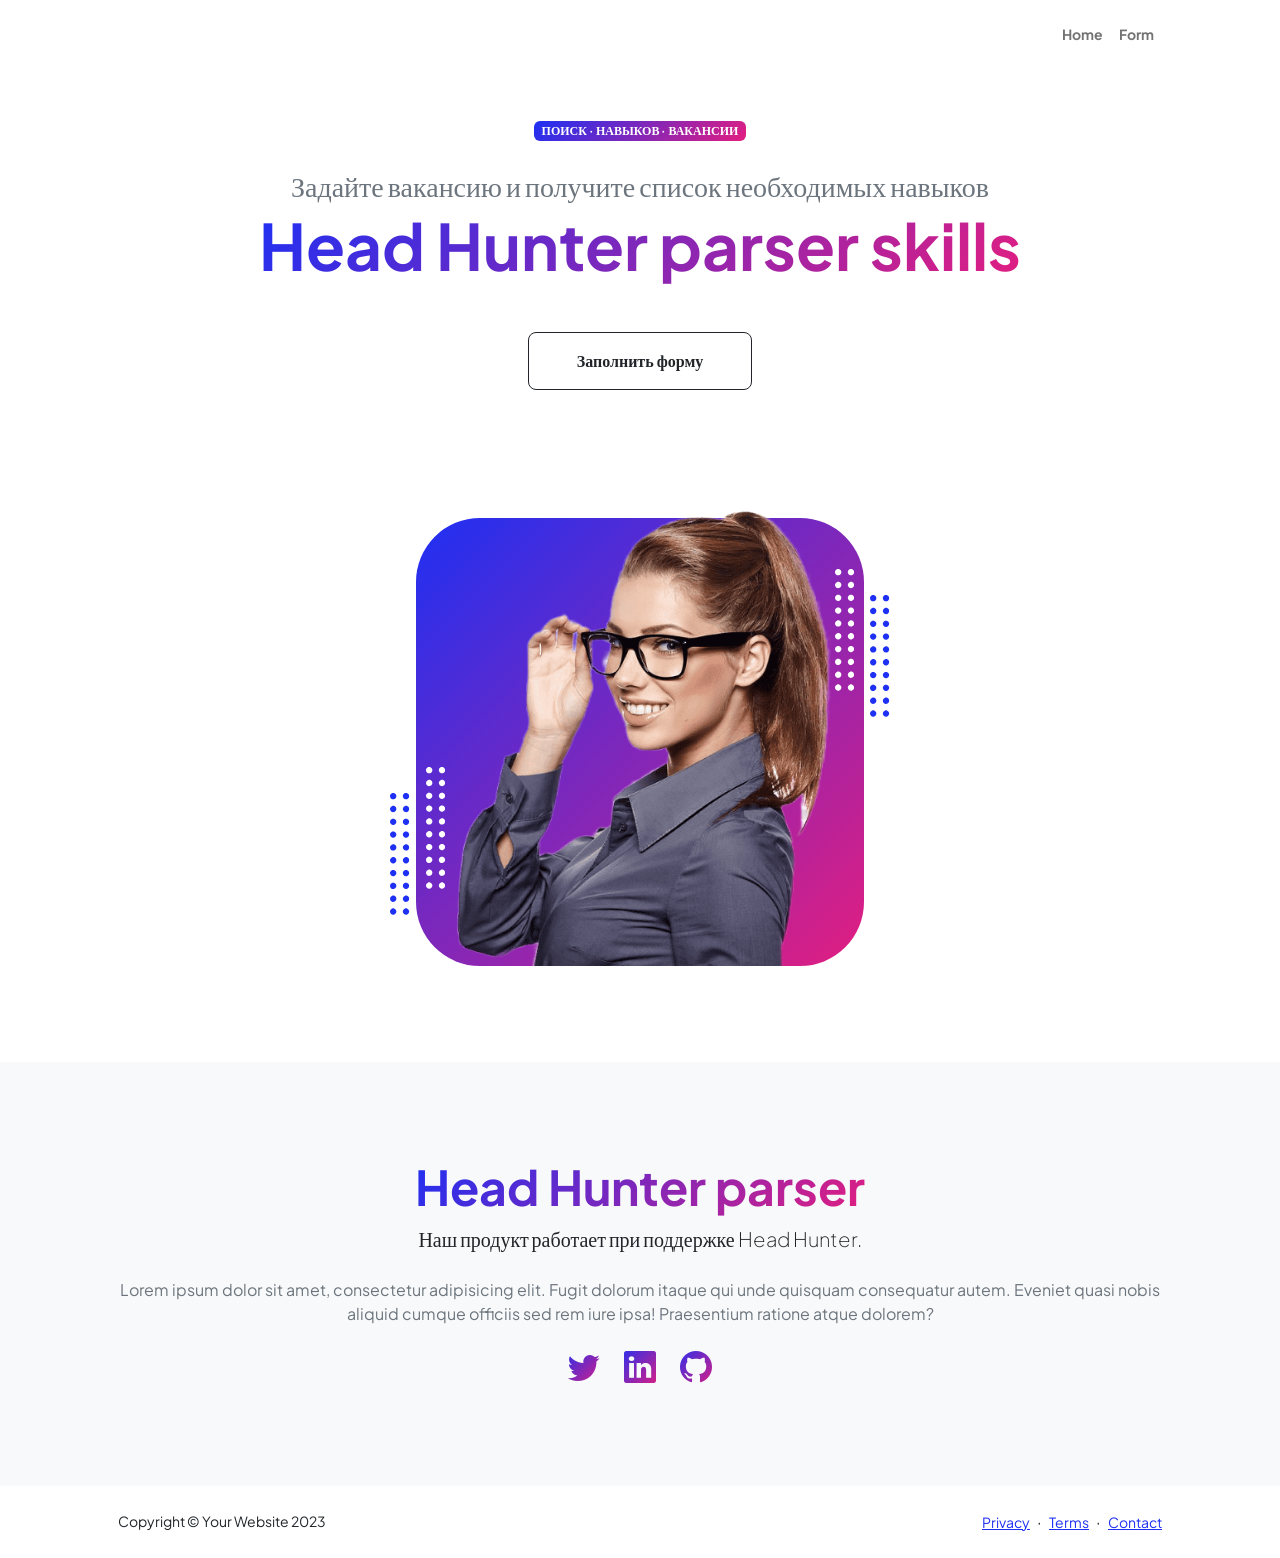
<file: templates_bootstrap/index.html>
<!DOCTYPE html>
<html lang="en">
    <head>
        <meta charset="utf-8" />
        <meta name="viewport" content="width=device-width, initial-scale=1, shrink-to-fit=no" />
        <meta name="description" content="" />
        <meta name="author" content="" />
        <title>Head Hunter skills</title>
        <!-- Favicon-->
        <link rel="icon" type="image/x-icon" href="assets/favicon.ico" />
        <!-- Custom Google font-->
        <link rel="preconnect" href="https://fonts.googleapis.com" />
        <link rel="preconnect" href="https://fonts.gstatic.com" crossorigin />
        <link href="https://fonts.googleapis.com/css2?family=Plus+Jakarta+Sans:wght@100;200;300;400;500;600;700;800;900&amp;display=swap" rel="stylesheet" />
        <!-- Bootstrap icons-->
        <link href="https://cdn.jsdelivr.net/npm/bootstrap-icons@1.8.1/font/bootstrap-icons.css" rel="stylesheet" />
        <!-- Core theme CSS (includes Bootstrap)-->
        <link href="css/styles.css" rel="stylesheet" />
    </head>
    <body class="d-flex flex-column h-100">
        <main class="flex-shrink-0">
            <!-- Navigation-->
            <nav class="navbar navbar-expand-lg navbar-light bg-white py-3">
                <div class="container px-5">
                    <!-- <a class="navbar-brand" href="index.html"><span class="fw-bolder text-primary">Start Bootstrap</span></a> -->
                    <button class="navbar-toggler" type="button" data-bs-toggle="collapse" data-bs-target="#navbarSupportedContent" aria-controls="navbarSupportedContent" aria-expanded="false" aria-label="Toggle navigation"><span class="navbar-toggler-icon"></span></button>
                    <div class="collapse navbar-collapse" id="navbarSupportedContent">
                        <ul class="navbar-nav ms-auto mb-2 mb-lg-0 small fw-bolder">
                            <li class="nav-item"><a class="nav-link" href="index.html">Home</a></li>
                            <li class="nav-item"><a class="nav-link" href="form.html">Form</a></li>
                            <!-- <li class="nav-item"><a class="nav-link" href="results.html">Result</a></li> -->
                        </ul>
                    </div>
                </div>
            </nav>
            <!-- Header-->
            <header class="py-5">
                <div class="container px-5 pb-5">
                    <div class="row gx-5 align-items-center">
                        <div class="col-xxl-5">
                            <!-- Header text content-->
                            <div class="text-center text-xxl-start">
                                <div class="badge bg-gradient-primary-to-secondary text-white mb-4"><div class="text-uppercase">Поиск &middot; Навыков &middot; Вакансии</div></div>
                                <div class="fs-3 fw-light text-muted">Задайте вакансию и получите список необходимых навыков</div>
                                <h1 class="display-3 fw-bolder mb-5"><span class="text-gradient d-inline">Head Hunter parser skills</span></h1>
                                <div class="d-grid gap-3 d-sm-flex justify-content-sm-center justify-content-xxl-start mb-3">
                                    <!-- <a class="btn btn-primary btn-lg px-5 py-3 me-sm-3 fs-6 fw-bolder" href="resume.html">Resume</a> -->
                                    <a class="btn btn-outline-dark btn-lg px-5 py-3 fs-6 fw-bolder" href="form.html">Заполнить форму</a>
                                </div>
                            </div>
                        </div>
                        <div class="col-xxl-7">
                            <!-- Header profile picture-->
                            <div class="d-flex justify-content-center mt-5 mt-xxl-0">
                                <div class="profile bg-gradient-primary-to-secondary">
                                    <!-- TIP: For best results, use a photo with a transparent background like the demo example below-->
                                    <!-- Watch a tutorial on how to do this on YouTube (link)-->
                                    <img class="profile-img" src="assets/girls_in_classes2.png" alt="..." />
                                    <div class="dots-1">
                                        <!-- SVG Dots-->
                                        <svg version="1.1" xmlns="http://www.w3.org/2000/svg" xmlns:xlink="http://www.w3.org/1999/xlink" x="0px" y="0px" viewBox="0 0 191.6 1215.4" style="enable-background: new 0 0 191.6 1215.4" xml:space="preserve">
                                            <g transform="translate(0.000000,1280.000000) scale(0.100000,-0.100000)">
                                                <path d="M227.7,12788.6c-105-35-200-141-222-248c-43-206,163-412,369-369c155,32,275,190,260,339c-11,105-90,213-190,262        C383.7,12801.6,289.7,12808.6,227.7,12788.6z"></path>
                                                <path d="M1507.7,12788.6c-151-50-253-216-222-362c25-119,136-230,254-255c194-41,395,142,375,339c-11,105-90,213-190,262        C1663.7,12801.6,1569.7,12808.6,1507.7,12788.6z"></path>
                                                <path d="M227.7,11508.6c-105-35-200-141-222-248c-43-206,163-412,369-369c155,32,275,190,260,339c-11,105-90,213-190,262        C383.7,11521.6,289.7,11528.6,227.7,11508.6z"></path>
                                                <path d="M1507.7,11508.6c-151-50-253-216-222-362c25-119,136-230,254-255c194-41,395,142,375,339c-11,105-90,213-190,262        C1663.7,11521.6,1569.7,11528.6,1507.7,11508.6z"></path>
                                                <path d="M227.7,10228.6c-105-35-200-141-222-248c-43-206,163-412,369-369c155,32,275,190,260,339c-11,105-90,213-190,262        C383.7,10241.6,289.7,10248.6,227.7,10228.6z"></path>
                                                <path d="M1507.7,10228.6c-105-35-200-141-222-248c-43-206,163-412,369-369c155,32,275,190,260,339c-11,105-90,213-190,262        C1663.7,10241.6,1569.7,10248.6,1507.7,10228.6z"></path>
                                                <path d="M227.7,8948.6c-105-35-200-141-222-248c-43-206,163-412,369-369c155,32,275,190,260,339c-11,105-90,213-190,262        C383.7,8961.6,289.7,8968.6,227.7,8948.6z"></path>
                                                <path d="M1507.7,8948.6c-105-35-200-141-222-248c-43-206,163-412,369-369c155,32,275,190,260,339c-11,105-90,213-190,262        C1663.7,8961.6,1569.7,8968.6,1507.7,8948.6z"></path>
                                                <path d="M227.7,7668.6c-105-35-200-141-222-248c-43-206,163-412,369-369c155,32,275,190,260,339c-11,105-90,213-190,262        C383.7,7681.6,289.7,7688.6,227.7,7668.6z"></path>
                                                <path d="M1507.7,7668.6c-105-35-200-141-222-248c-43-206,163-412,369-369c155,32,275,190,260,339c-11,105-90,213-190,262        C1663.7,7681.6,1569.7,7688.6,1507.7,7668.6z"></path>
                                                <path d="M227.7,6388.6c-105-35-200-141-222-248c-43-206,163-412,369-369c155,32,275,190,260,339c-11,105-90,213-190,262        C383.7,6401.6,289.7,6408.6,227.7,6388.6z"></path>
                                                <path d="M1507.7,6388.6c-105-35-200-141-222-248c-43-206,163-412,369-369c155,32,275,190,260,339c-11,105-90,213-190,262        C1663.7,6401.6,1569.7,6408.6,1507.7,6388.6z"></path>
                                                <path d="M227.7,5108.6c-105-35-200-141-222-248c-43-206,163-412,369-369c155,32,275,190,260,339c-11,105-90,213-190,262        C383.7,5121.6,289.7,5128.6,227.7,5108.6z"></path>
                                                <path d="M1507.7,5108.6c-105-35-200-141-222-248c-43-206,163-412,369-369c155,32,275,190,260,339c-11,105-90,213-190,262        C1663.7,5121.6,1569.7,5128.6,1507.7,5108.6z"></path>
                                                <path d="M227.7,3828.6c-105-35-200-141-222-248c-43-206,163-412,369-369c155,32,275,190,260,339c-11,105-90,213-190,262        C383.7,3841.6,289.7,3848.6,227.7,3828.6z"></path>
                                                <path d="M1507.7,3828.6c-105-35-200-141-222-248c-43-206,163-412,369-369c155,32,275,190,260,339c-11,105-90,213-190,262        C1663.7,3841.6,1569.7,3848.6,1507.7,3828.6z"></path>
                                                <path d="M227.7,2548.6c-105-35-200-141-222-248c-43-206,163-412,369-369c155,32,275,190,260,339c-11,105-90,213-190,262        C383.7,2561.6,289.7,2568.6,227.7,2548.6z"></path>
                                                <path d="M1507.7,2548.6c-105-35-200-141-222-248c-43-206,163-412,369-369c155,32,275,190,260,339c-11,105-90,213-190,262        C1663.7,2561.6,1569.7,2568.6,1507.7,2548.6z"></path>
                                                <path d="M227.7,1268.6c-105-35-200-141-222-248c-43-206,163-412,369-369c155,32,275,190,260,339c-11,105-90,213-190,262        C383.7,1281.6,289.7,1288.6,227.7,1268.6z"></path>
                                                <path d="M1507.7,1268.6c-105-35-200-141-222-248c-43-206,163-412,369-369c155,32,275,190,260,339c-11,105-90,213-190,262        C1663.7,1281.6,1569.7,1288.6,1507.7,1268.6z"></path>
                                            </g>
                                        </svg>
                                        <!-- END of SVG dots-->
                                    </div>
                                    <div class="dots-2">
                                        <!-- SVG Dots-->
                                        <svg version="1.1" xmlns="http://www.w3.org/2000/svg" xmlns:xlink="http://www.w3.org/1999/xlink" x="0px" y="0px" viewBox="0 0 191.6 1215.4" style="enable-background: new 0 0 191.6 1215.4" xml:space="preserve">
                                            <g transform="translate(0.000000,1280.000000) scale(0.100000,-0.100000)">
                                                <path d="M227.7,12788.6c-105-35-200-141-222-248c-43-206,163-412,369-369c155,32,275,190,260,339c-11,105-90,213-190,262        C383.7,12801.6,289.7,12808.6,227.7,12788.6z"></path>
                                                <path d="M1507.7,12788.6c-151-50-253-216-222-362c25-119,136-230,254-255c194-41,395,142,375,339c-11,105-90,213-190,262        C1663.7,12801.6,1569.7,12808.6,1507.7,12788.6z"></path>
                                                <path d="M227.7,11508.6c-105-35-200-141-222-248c-43-206,163-412,369-369c155,32,275,190,260,339c-11,105-90,213-190,262        C383.7,11521.6,289.7,11528.6,227.7,11508.6z"></path>
                                                <path d="M1507.7,11508.6c-151-50-253-216-222-362c25-119,136-230,254-255c194-41,395,142,375,339c-11,105-90,213-190,262        C1663.7,11521.6,1569.7,11528.6,1507.7,11508.6z"></path>
                                                <path d="M227.7,10228.6c-105-35-200-141-222-248c-43-206,163-412,369-369c155,32,275,190,260,339c-11,105-90,213-190,262        C383.7,10241.6,289.7,10248.6,227.7,10228.6z"></path>
                                                <path d="M1507.7,10228.6c-105-35-200-141-222-248c-43-206,163-412,369-369c155,32,275,190,260,339c-11,105-90,213-190,262        C1663.7,10241.6,1569.7,10248.6,1507.7,10228.6z"></path>
                                                <path d="M227.7,8948.6c-105-35-200-141-222-248c-43-206,163-412,369-369c155,32,275,190,260,339c-11,105-90,213-190,262        C383.7,8961.6,289.7,8968.6,227.7,8948.6z"></path>
                                                <path d="M1507.7,8948.6c-105-35-200-141-222-248c-43-206,163-412,369-369c155,32,275,190,260,339c-11,105-90,213-190,262        C1663.7,8961.6,1569.7,8968.6,1507.7,8948.6z"></path>
                                                <path d="M227.7,7668.6c-105-35-200-141-222-248c-43-206,163-412,369-369c155,32,275,190,260,339c-11,105-90,213-190,262        C383.7,7681.6,289.7,7688.6,227.7,7668.6z"></path>
                                                <path d="M1507.7,7668.6c-105-35-200-141-222-248c-43-206,163-412,369-369c155,32,275,190,260,339c-11,105-90,213-190,262        C1663.7,7681.6,1569.7,7688.6,1507.7,7668.6z"></path>
                                                <path d="M227.7,6388.6c-105-35-200-141-222-248c-43-206,163-412,369-369c155,32,275,190,260,339c-11,105-90,213-190,262        C383.7,6401.6,289.7,6408.6,227.7,6388.6z"></path>
                                                <path d="M1507.7,6388.6c-105-35-200-141-222-248c-43-206,163-412,369-369c155,32,275,190,260,339c-11,105-90,213-190,262        C1663.7,6401.6,1569.7,6408.6,1507.7,6388.6z"></path>
                                                <path d="M227.7,5108.6c-105-35-200-141-222-248c-43-206,163-412,369-369c155,32,275,190,260,339c-11,105-90,213-190,262        C383.7,5121.6,289.7,5128.6,227.7,5108.6z"></path>
                                                <path d="M1507.7,5108.6c-105-35-200-141-222-248c-43-206,163-412,369-369c155,32,275,190,260,339c-11,105-90,213-190,262        C1663.7,5121.6,1569.7,5128.6,1507.7,5108.6z"></path>
                                                <path d="M227.7,3828.6c-105-35-200-141-222-248c-43-206,163-412,369-369c155,32,275,190,260,339c-11,105-90,213-190,262        C383.7,3841.6,289.7,3848.6,227.7,3828.6z"></path>
                                                <path d="M1507.7,3828.6c-105-35-200-141-222-248c-43-206,163-412,369-369c155,32,275,190,260,339c-11,105-90,213-190,262        C1663.7,3841.6,1569.7,3848.6,1507.7,3828.6z"></path>
                                                <path d="M227.7,2548.6c-105-35-200-141-222-248c-43-206,163-412,369-369c155,32,275,190,260,339c-11,105-90,213-190,262        C383.7,2561.6,289.7,2568.6,227.7,2548.6z"></path>
                                                <path d="M1507.7,2548.6c-105-35-200-141-222-248c-43-206,163-412,369-369c155,32,275,190,260,339c-11,105-90,213-190,262        C1663.7,2561.6,1569.7,2568.6,1507.7,2548.6z"></path>
                                                <path d="M227.7,1268.6c-105-35-200-141-222-248c-43-206,163-412,369-369c155,32,275,190,260,339c-11,105-90,213-190,262        C383.7,1281.6,289.7,1288.6,227.7,1268.6z"></path>
                                                <path d="M1507.7,1268.6c-105-35-200-141-222-248c-43-206,163-412,369-369c155,32,275,190,260,339c-11,105-90,213-190,262        C1663.7,1281.6,1569.7,1288.6,1507.7,1268.6z"></path>
                                            </g>
                                        </svg>
                                        <!-- END of SVG dots-->
                                    </div>
                                    <div class="dots-3">
                                        <!-- SVG Dots-->
                                        <svg version="1.1" xmlns="http://www.w3.org/2000/svg" xmlns:xlink="http://www.w3.org/1999/xlink" x="0px" y="0px" viewBox="0 0 191.6 1215.4" style="enable-background: new 0 0 191.6 1215.4" xml:space="preserve">
                                            <g transform="translate(0.000000,1280.000000) scale(0.100000,-0.100000)">
                                                <path d="M227.7,12788.6c-105-35-200-141-222-248c-43-206,163-412,369-369c155,32,275,190,260,339c-11,105-90,213-190,262        C383.7,12801.6,289.7,12808.6,227.7,12788.6z"></path>
                                                <path d="M1507.7,12788.6c-151-50-253-216-222-362c25-119,136-230,254-255c194-41,395,142,375,339c-11,105-90,213-190,262        C1663.7,12801.6,1569.7,12808.6,1507.7,12788.6z"></path>
                                                <path d="M227.7,11508.6c-105-35-200-141-222-248c-43-206,163-412,369-369c155,32,275,190,260,339c-11,105-90,213-190,262        C383.7,11521.6,289.7,11528.6,227.7,11508.6z"></path>
                                                <path d="M1507.7,11508.6c-151-50-253-216-222-362c25-119,136-230,254-255c194-41,395,142,375,339c-11,105-90,213-190,262        C1663.7,11521.6,1569.7,11528.6,1507.7,11508.6z"></path>
                                                <path d="M227.7,10228.6c-105-35-200-141-222-248c-43-206,163-412,369-369c155,32,275,190,260,339c-11,105-90,213-190,262        C383.7,10241.6,289.7,10248.6,227.7,10228.6z"></path>
                                                <path d="M1507.7,10228.6c-105-35-200-141-222-248c-43-206,163-412,369-369c155,32,275,190,260,339c-11,105-90,213-190,262        C1663.7,10241.6,1569.7,10248.6,1507.7,10228.6z"></path>
                                                <path d="M227.7,8948.6c-105-35-200-141-222-248c-43-206,163-412,369-369c155,32,275,190,260,339c-11,105-90,213-190,262        C383.7,8961.6,289.7,8968.6,227.7,8948.6z"></path>
                                                <path d="M1507.7,8948.6c-105-35-200-141-222-248c-43-206,163-412,369-369c155,32,275,190,260,339c-11,105-90,213-190,262        C1663.7,8961.6,1569.7,8968.6,1507.7,8948.6z"></path>
                                                <path d="M227.7,7668.6c-105-35-200-141-222-248c-43-206,163-412,369-369c155,32,275,190,260,339c-11,105-90,213-190,262        C383.7,7681.6,289.7,7688.6,227.7,7668.6z"></path>
                                                <path d="M1507.7,7668.6c-105-35-200-141-222-248c-43-206,163-412,369-369c155,32,275,190,260,339c-11,105-90,213-190,262        C1663.7,7681.6,1569.7,7688.6,1507.7,7668.6z"></path>
                                                <path d="M227.7,6388.6c-105-35-200-141-222-248c-43-206,163-412,369-369c155,32,275,190,260,339c-11,105-90,213-190,262        C383.7,6401.6,289.7,6408.6,227.7,6388.6z"></path>
                                                <path d="M1507.7,6388.6c-105-35-200-141-222-248c-43-206,163-412,369-369c155,32,275,190,260,339c-11,105-90,213-190,262        C1663.7,6401.6,1569.7,6408.6,1507.7,6388.6z"></path>
                                                <path d="M227.7,5108.6c-105-35-200-141-222-248c-43-206,163-412,369-369c155,32,275,190,260,339c-11,105-90,213-190,262        C383.7,5121.6,289.7,5128.6,227.7,5108.6z"></path>
                                                <path d="M1507.7,5108.6c-105-35-200-141-222-248c-43-206,163-412,369-369c155,32,275,190,260,339c-11,105-90,213-190,262        C1663.7,5121.6,1569.7,5128.6,1507.7,5108.6z"></path>
                                                <path d="M227.7,3828.6c-105-35-200-141-222-248c-43-206,163-412,369-369c155,32,275,190,260,339c-11,105-90,213-190,262        C383.7,3841.6,289.7,3848.6,227.7,3828.6z"></path>
                                                <path d="M1507.7,3828.6c-105-35-200-141-222-248c-43-206,163-412,369-369c155,32,275,190,260,339c-11,105-90,213-190,262        C1663.7,3841.6,1569.7,3848.6,1507.7,3828.6z"></path>
                                                <path d="M227.7,2548.6c-105-35-200-141-222-248c-43-206,163-412,369-369c155,32,275,190,260,339c-11,105-90,213-190,262        C383.7,2561.6,289.7,2568.6,227.7,2548.6z"></path>
                                                <path d="M1507.7,2548.6c-105-35-200-141-222-248c-43-206,163-412,369-369c155,32,275,190,260,339c-11,105-90,213-190,262        C1663.7,2561.6,1569.7,2568.6,1507.7,2548.6z"></path>
                                                <path d="M227.7,1268.6c-105-35-200-141-222-248c-43-206,163-412,369-369c155,32,275,190,260,339c-11,105-90,213-190,262        C383.7,1281.6,289.7,1288.6,227.7,1268.6z"></path>
                                                <path d="M1507.7,1268.6c-105-35-200-141-222-248c-43-206,163-412,369-369c155,32,275,190,260,339c-11,105-90,213-190,262        C1663.7,1281.6,1569.7,1288.6,1507.7,1268.6z"></path>
                                            </g>
                                        </svg>
                                        <!-- END of SVG dots-->
                                    </div>
                                    <div class="dots-4">
                                        <!-- SVG Dots-->
                                        <svg version="1.1" xmlns="http://www.w3.org/2000/svg" xmlns:xlink="http://www.w3.org/1999/xlink" x="0px" y="0px" viewBox="0 0 191.6 1215.4" style="enable-background: new 0 0 191.6 1215.4" xml:space="preserve">
                                            <g transform="translate(0.000000,1280.000000) scale(0.100000,-0.100000)">
                                                <path d="M227.7,12788.6c-105-35-200-141-222-248c-43-206,163-412,369-369c155,32,275,190,260,339c-11,105-90,213-190,262        C383.7,12801.6,289.7,12808.6,227.7,12788.6z"></path>
                                                <path d="M1507.7,12788.6c-151-50-253-216-222-362c25-119,136-230,254-255c194-41,395,142,375,339c-11,105-90,213-190,262        C1663.7,12801.6,1569.7,12808.6,1507.7,12788.6z"></path>
                                                <path d="M227.7,11508.6c-105-35-200-141-222-248c-43-206,163-412,369-369c155,32,275,190,260,339c-11,105-90,213-190,262        C383.7,11521.6,289.7,11528.6,227.7,11508.6z"></path>
                                                <path d="M1507.7,11508.6c-151-50-253-216-222-362c25-119,136-230,254-255c194-41,395,142,375,339c-11,105-90,213-190,262        C1663.7,11521.6,1569.7,11528.6,1507.7,11508.6z"></path>
                                                <path d="M227.7,10228.6c-105-35-200-141-222-248c-43-206,163-412,369-369c155,32,275,190,260,339c-11,105-90,213-190,262        C383.7,10241.6,289.7,10248.6,227.7,10228.6z"></path>
                                                <path d="M1507.7,10228.6c-105-35-200-141-222-248c-43-206,163-412,369-369c155,32,275,190,260,339c-11,105-90,213-190,262        C1663.7,10241.6,1569.7,10248.6,1507.7,10228.6z"></path>
                                                <path d="M227.7,8948.6c-105-35-200-141-222-248c-43-206,163-412,369-369c155,32,275,190,260,339c-11,105-90,213-190,262        C383.7,8961.6,289.7,8968.6,227.7,8948.6z"></path>
                                                <path d="M1507.7,8948.6c-105-35-200-141-222-248c-43-206,163-412,369-369c155,32,275,190,260,339c-11,105-90,213-190,262        C1663.7,8961.6,1569.7,8968.6,1507.7,8948.6z"></path>
                                                <path d="M227.7,7668.6c-105-35-200-141-222-248c-43-206,163-412,369-369c155,32,275,190,260,339c-11,105-90,213-190,262        C383.7,7681.6,289.7,7688.6,227.7,7668.6z"></path>
                                                <path d="M1507.7,7668.6c-105-35-200-141-222-248c-43-206,163-412,369-369c155,32,275,190,260,339c-11,105-90,213-190,262        C1663.7,7681.6,1569.7,7688.6,1507.7,7668.6z"></path>
                                                <path d="M227.7,6388.6c-105-35-200-141-222-248c-43-206,163-412,369-369c155,32,275,190,260,339c-11,105-90,213-190,262        C383.7,6401.6,289.7,6408.6,227.7,6388.6z"></path>
                                                <path d="M1507.7,6388.6c-105-35-200-141-222-248c-43-206,163-412,369-369c155,32,275,190,260,339c-11,105-90,213-190,262        C1663.7,6401.6,1569.7,6408.6,1507.7,6388.6z"></path>
                                                <path d="M227.7,5108.6c-105-35-200-141-222-248c-43-206,163-412,369-369c155,32,275,190,260,339c-11,105-90,213-190,262        C383.7,5121.6,289.7,5128.6,227.7,5108.6z"></path>
                                                <path d="M1507.7,5108.6c-105-35-200-141-222-248c-43-206,163-412,369-369c155,32,275,190,260,339c-11,105-90,213-190,262        C1663.7,5121.6,1569.7,5128.6,1507.7,5108.6z"></path>
                                                <path d="M227.7,3828.6c-105-35-200-141-222-248c-43-206,163-412,369-369c155,32,275,190,260,339c-11,105-90,213-190,262        C383.7,3841.6,289.7,3848.6,227.7,3828.6z"></path>
                                                <path d="M1507.7,3828.6c-105-35-200-141-222-248c-43-206,163-412,369-369c155,32,275,190,260,339c-11,105-90,213-190,262        C1663.7,3841.6,1569.7,3848.6,1507.7,3828.6z"></path>
                                                <path d="M227.7,2548.6c-105-35-200-141-222-248c-43-206,163-412,369-369c155,32,275,190,260,339c-11,105-90,213-190,262        C383.7,2561.6,289.7,2568.6,227.7,2548.6z"></path>
                                                <path d="M1507.7,2548.6c-105-35-200-141-222-248c-43-206,163-412,369-369c155,32,275,190,260,339c-11,105-90,213-190,262        C1663.7,2561.6,1569.7,2568.6,1507.7,2548.6z"></path>
                                                <path d="M227.7,1268.6c-105-35-200-141-222-248c-43-206,163-412,369-369c155,32,275,190,260,339c-11,105-90,213-190,262        C383.7,1281.6,289.7,1288.6,227.7,1268.6z"></path>
                                                <path d="M1507.7,1268.6c-105-35-200-141-222-248c-43-206,163-412,369-369c155,32,275,190,260,339c-11,105-90,213-190,262        C1663.7,1281.6,1569.7,1288.6,1507.7,1268.6z"></path>
                                            </g>
                                        </svg>
                                        <!-- END of SVG dots-->
                                    </div>
                                </div>
                            </div>
                        </div>
                    </div>
                </div>
            </header>
            <!-- About Section-->
            <section class="bg-light py-5">
                <div class="container px-5">
                    <div class="row gx-5 justify-content-center">
                        <div class="col-xxl-8">
                            <div class="text-center my-5">
                                <h2 class="display-5 fw-bolder"><span class="text-gradient d-inline">Head Hunter parser</span></h2>
                                <p class="lead fw-light mb-4">Наш продукт работает при поддержке Head Hunter.</p>
                                <p class="text-muted">Lorem ipsum dolor sit amet, consectetur adipisicing elit. Fugit dolorum itaque qui unde quisquam consequatur autem. Eveniet quasi nobis aliquid cumque officiis sed rem iure ipsa! Praesentium ratione atque dolorem?</p>
                                <div class="d-flex justify-content-center fs-2 gap-4">
                                    <a class="text-gradient" href="#!"><i class="bi bi-twitter"></i></a>
                                    <a class="text-gradient" href="#!"><i class="bi bi-linkedin"></i></a>
                                    <a class="text-gradient" href="#!"><i class="bi bi-github"></i></a>
                                </div>
                            </div>
                        </div>
                    </div>
                </div>
            </section>
        </main>
        <!-- Footer-->
        <footer class="bg-white py-4 mt-auto">
            <div class="container px-5">
                <div class="row align-items-center justify-content-between flex-column flex-sm-row">
                    <div class="col-auto"><div class="small m-0">Copyright &copy; Your Website 2023</div></div>
                    <div class="col-auto">
                        <a class="small" href="#!">Privacy</a>
                        <span class="mx-1">&middot;</span>
                        <a class="small" href="#!">Terms</a>
                        <span class="mx-1">&middot;</span>
                        <a class="small" href="#!">Contact</a>
                    </div>
                </div>
            </div>
        </footer>
        <!-- Bootstrap core JS-->
        <script src="https://cdn.jsdelivr.net/npm/bootstrap@5.2.3/dist/js/bootstrap.bundle.min.js"></script>
        <!-- Core theme JS-->
        <script src="js/scripts.js"></script>
    </body>
</html>
</file>
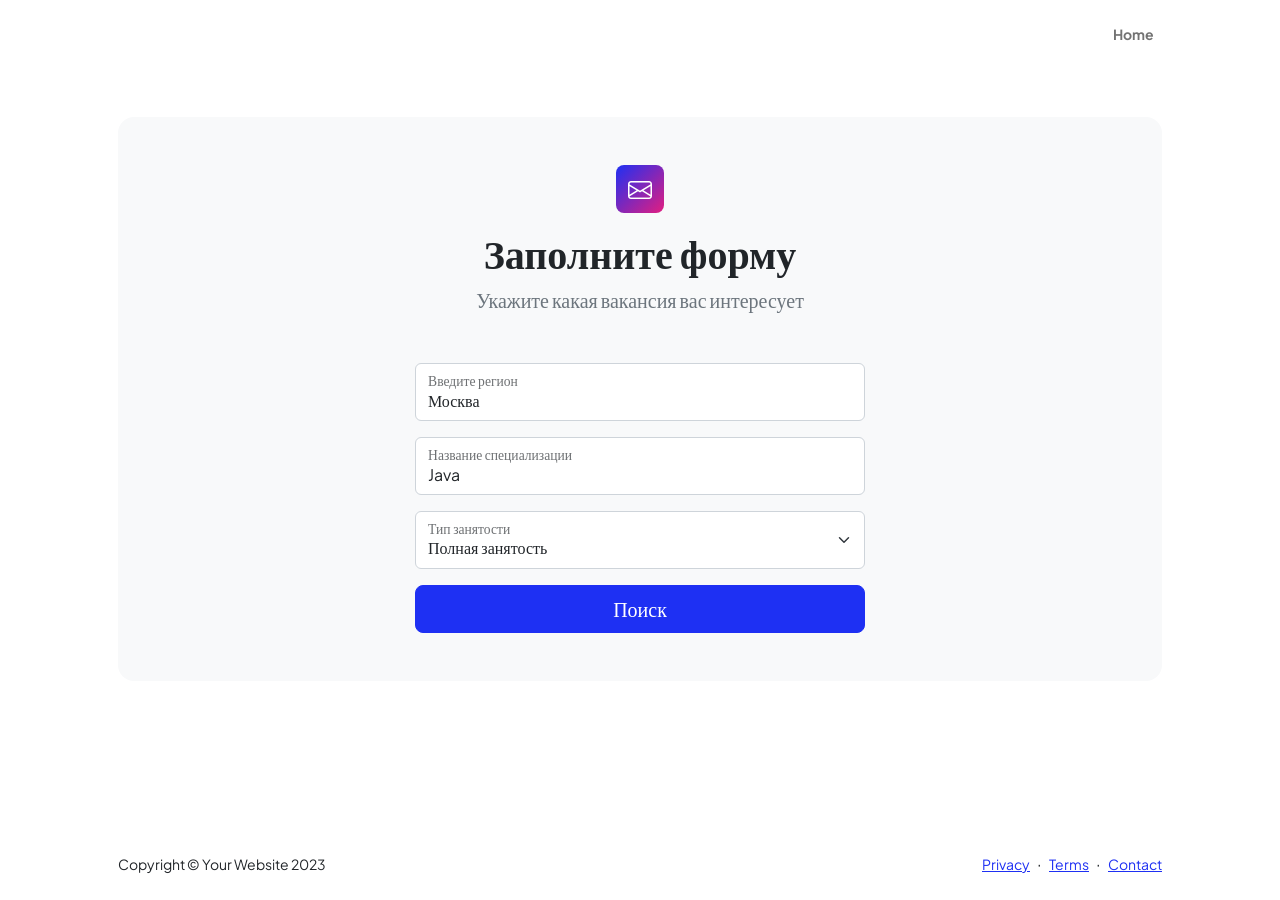
<file: templates_bootstrap/form.html>
<!DOCTYPE html>
<html lang="en">
    <head>
        <meta charset="utf-8" />
        <meta name="viewport" content="width=device-width, initial-scale=1, shrink-to-fit=no" />
        <meta name="description" content />
        <meta name="author" content />
        <title>Форма</title>
        <!-- Favicon-->
        <link rel="icon" type="image/x-icon" href="assets/favicon.ico" />
        <!-- Custom Google font-->
        <link rel="preconnect" href="https://fonts.googleapis.com" />
        <link rel="preconnect" href="https://fonts.gstatic.com" crossorigin />
        <link href="https://fonts.googleapis.com/css2?family=Plus+Jakarta+Sans:wght@100;200;300;400;500;600;700;800;900&amp;display=swap" rel="stylesheet" />
        <!-- Bootstrap icons-->
        <link href="https://cdn.jsdelivr.net/npm/bootstrap-icons@1.8.1/font/bootstrap-icons.css" rel="stylesheet" />
        <!-- Core theme CSS (includes Bootstrap)-->
        <link href="css/styles.css" rel="stylesheet" />
    </head>
    <body class="d-flex flex-column">
        <main class="flex-shrink-0">
            <!-- Navigation-->
            <nav class="navbar navbar-expand-lg navbar-light bg-white py-3">
                <div class="container px-5">
                    <!-- <a class="navbar-brand" href="index.html"><span class="fw-bolder text-primary">Start Bootstrap</span></a> -->
                    <button class="navbar-toggler" type="button" data-bs-toggle="collapse" data-bs-target="#navbarSupportedContent" aria-controls="navbarSupportedContent" aria-expanded="false" aria-label="Toggle navigation"><span class="navbar-toggler-icon"></span></button>
                    <div class="collapse navbar-collapse" id="navbarSupportedContent">
                        <ul class="navbar-nav ms-auto mb-2 mb-lg-0 small fw-bolder">
                            <li class="nav-item"><a class="nav-link" href="index.html">Home</a></li>
                            <!-- <li class="nav-item"><a class="nav-link" href="form.html">Form</a></li> -->
                            <!-- <li class="nav-item"><a class="nav-link" href="projects.html">Result</a></li>    -->
                        </ul>
                    </div>
                </div>
            </nav>
            <!-- Page content-->
            <section class="py-5">
                <div class="container px-5">
                    <!-- Contact form-->
                    <div class="bg-light rounded-4 py-5 px-4 px-md-5">
                        <div class="text-center mb-5">
                            <div class="feature bg-primary bg-gradient-primary-to-secondary text-white rounded-3 mb-3"><i class="bi bi-envelope"></i></div>
                            <h1 class="fw-bolder">Заполните форму</h1>
                            <p class="lead fw-normal text-muted mb-0">Укажите какая вакансия вас интересует</p>
                        </div>
                        <div class="row gx-5 justify-content-center">
                            <div class="col-lg-8 col-xl-6">
                                <!-- * * * * * * * * * * * * * * *-->
                                <!-- * * SB Forms Contact Form * *-->
                                <!-- * * * * * * * * * * * * * * *-->
                                <!-- This form is pre-integrated with SB Forms.-->
                                <!-- To make this form functional, sign up at-->
                                <!-- https://startbootstrap.com/solution/contact-forms-->
                                <!-- to get an API token!-->
                                <form id="searchForm" action="results.html" method="GET">
                                    <!-- Регион input -->
                                    <div class="form-floating mb-3">
                                        <input class="form-control" id="region" value="Москва" name="region" type="text" placeholder="Введите регион" required />
                                        <label for="region">Введите регион</label>
                                    </div>
                                    
                                    <!-- Специализация input -->
                                    <div class="form-floating mb-3">
                                        <input class="form-control" id="specialization" value="Java" name="specialization" type="text" placeholder="Название специализации" required />
                                        <label for="specialization">Название специализации</label>
                                    </div>
                                    
                                    <!-- Тип занятости select -->
                                    <div class="form-floating mb-3">
                                        <select class="form-select" id="employmentType" name="employmentType" required>
                                            <!-- <option value="" disabled selected>Выберите тип занятости</option> -->
                                            <option value="fullday">Полная занятость</option>
                                            <option value="shift">Сменная работа</option>
                                            <option value="remote">Удаленная работа</option>
                                            <option value="flexible">Гибкий график</option>
                                        </select>
                                        <label for="employmentType">Тип занятости</label>
                                    </div>
                                    
                                    <!-- Submit Button -->
                                    <div class="d-grid">
                                        <button class="btn btn-primary btn-lg" type="submit">Поиск</button>
                                    </div>
                                </form>
                            </div>
                        </div>
                    </div>
                </div>
            </section>
        </main>
        <!-- Footer-->
        <footer class="bg-white py-4 mt-auto">
            <div class="container px-5">
                <div class="row align-items-center justify-content-between flex-column flex-sm-row">
                    <div class="col-auto"><div class="small m-0">Copyright &copy; Your Website 2023</div></div>
                    <div class="col-auto">
                        <a class="small" href="#!">Privacy</a>
                        <span class="mx-1">&middot;</span>
                        <a class="small" href="#!">Terms</a>
                        <span class="mx-1">&middot;</span>
                        <a class="small" href="#!">Contact</a>
                    </div>
                </div>
            </div>
        </footer>
        <!-- Bootstrap core JS-->
        <script src="https://cdn.jsdelivr.net/npm/bootstrap@5.2.3/dist/js/bootstrap.bundle.min.js"></script>
        <!-- Core theme JS-->
        <script src="js/scripts.js"></script>
        <!-- * * * * * * * * * * * * * * * * * * * * * * * * * * * * * * * * * * * * * * * *-->
        <!-- * *                               SB Forms JS                               * *-->
        <!-- * * Activate your form at https://startbootstrap.com/solution/contact-forms * *-->
        <!-- * * * * * * * * * * * * * * * * * * * * * * * * * * * * * * * * * * * * * * * *-->
        <script src="https://cdn.startbootstrap.com/sb-forms-latest.js"></script>
    </body>
</html>
</file>
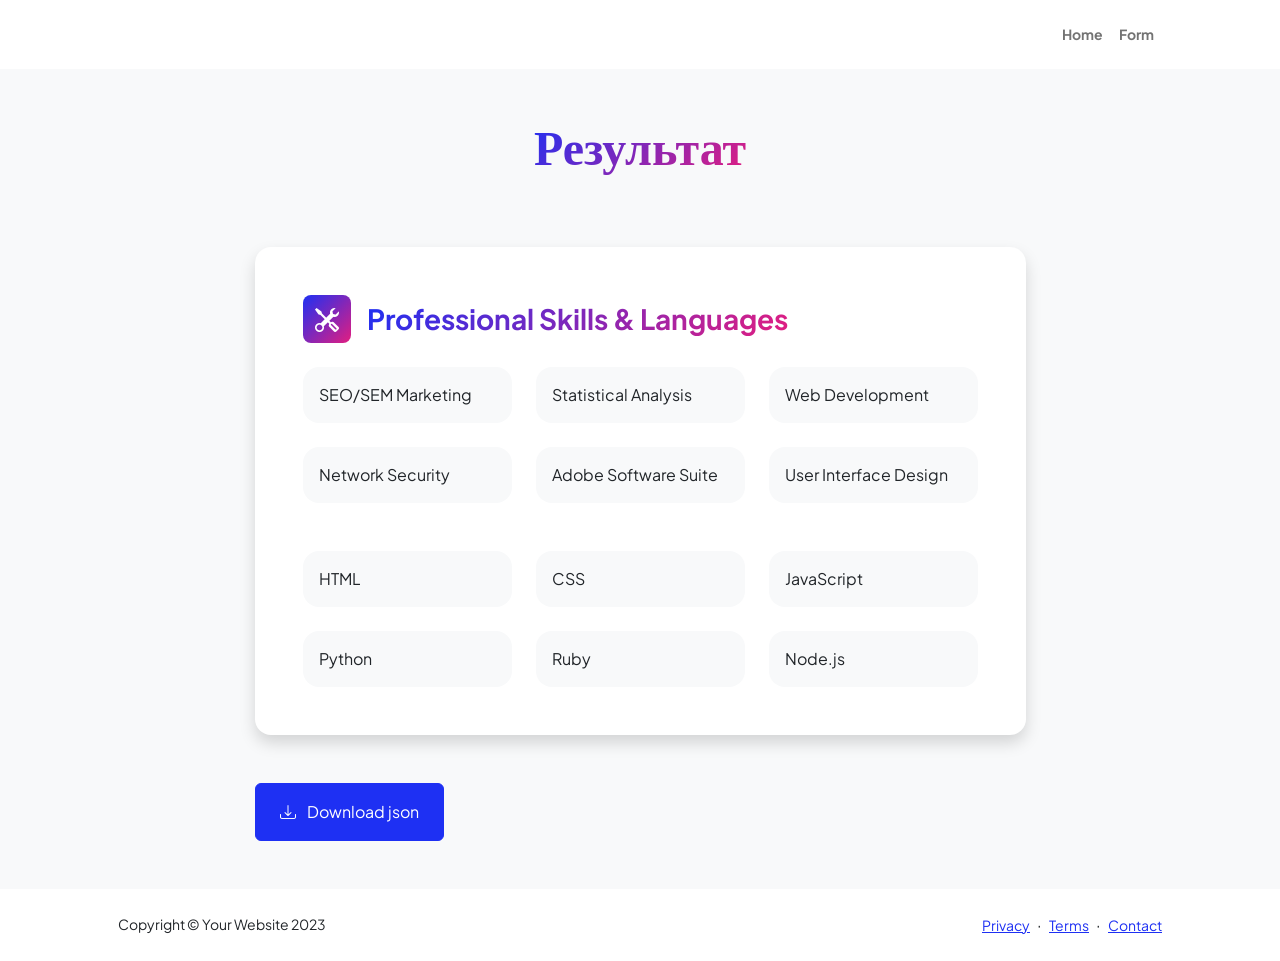
<file: templates_bootstrap/results.html>
<!DOCTYPE html>
<html lang="en">
    <head>
        <meta charset="utf-8" />
        <meta name="viewport" content="width=device-width, initial-scale=1, shrink-to-fit=no" />
        <meta name="description" content="" />
        <meta name="author" content="" />
        <title>Результаты</title>
        <!-- Favicon-->
        <link rel="icon" type="image/x-icon" href="assets/favicon.ico" />
        <!-- Custom Google font-->
        <link rel="preconnect" href="https://fonts.googleapis.com" />
        <link rel="preconnect" href="https://fonts.gstatic.com" crossorigin />
        <link href="https://fonts.googleapis.com/css2?family=Plus+Jakarta+Sans:wght@100;200;300;400;500;600;700;800;900&amp;display=swap" rel="stylesheet" />
        <!-- Bootstrap icons-->
        <link href="https://cdn.jsdelivr.net/npm/bootstrap-icons@1.8.1/font/bootstrap-icons.css" rel="stylesheet" />
        <!-- Core theme CSS (includes Bootstrap)-->
        <link href="css/styles.css" rel="stylesheet" />
    </head>
    <body class="d-flex flex-column h-100 bg-light">
        <main class="flex-shrink-0">
            <!-- Navigation-->
            <nav class="navbar navbar-expand-lg navbar-light bg-white py-3">
                <div class="container px-5">
                    <!-- <a class="navbar-brand" href="index.html"><span class="fw-bolder text-primary">Start Bootstrap</span></a> -->
                    <button class="navbar-toggler" type="button" data-bs-toggle="collapse" data-bs-target="#navbarSupportedContent" aria-controls="navbarSupportedContent" aria-expanded="false" aria-label="Toggle navigation"><span class="navbar-toggler-icon"></span></button>
                    <div class="collapse navbar-collapse" id="navbarSupportedContent">
                        <ul class="navbar-nav ms-auto mb-2 mb-lg-0 small fw-bolder">
                            <li class="nav-item"><a class="nav-link" href="index.html">Home</a></li>
                            <li class="nav-item"><a class="nav-link" href="form.html">Form</a></li>
                            <!-- <li class="nav-item"><a class="nav-link" href="results.html">Result</a></li> -->
                        </ul>
                    </div>
                </div>
            </nav>
            <!-- Page Content-->
            <div class="container px-5 my-5">
                <div class="text-center mb-5">
                    <h1 class="display-5 fw-bolder mb-0"><span class="text-gradient d-inline">Результат</span></h1>
                </div>
                <div class="row gx-5 justify-content-center">
                    <div class="col-lg-11 col-xl-9 col-xxl-8">
                        <!-- Experience Section-->
                        <section>
                            <div class="d-flex align-items-center justify-content-between mb-4">
                                <!-- <h2 class="text-primary fw-bolder mb-0">Experience</h2> -->
                                <!-- Download resume button-->
                                <!-- Note: Set the link href target to a PDF file within your project-->
                                <!-- <a class="btn btn-primary px-4 py-3" href="#!">
                                    <div class="d-inline-block bi bi-download me-2"></div>
                                    Download json
                                </a> -->
                            </div>
                            <!-- Experience Card 1-->
                            <!-- <div class="card shadow border-0 rounded-4 mb-5">
                                <div class="card-body p-5">
                                    <div class="row align-items-center gx-5">
                                        <div class="col text-center text-lg-start mb-4 mb-lg-0">
                                            <div class="bg-light p-4 rounded-4">
                                                <div class="text-primary fw-bolder mb-2">2019 - Present</div>
                                                <div class="small fw-bolder">Web Developer</div>
                                                <div class="small text-muted">Stark Industries</div>
                                                <div class="small text-muted">Los Angeles, CA</div>
                                            </div>
                                        </div>
                                        <div class="col-lg-8"><div>Lorem ipsum dolor sit amet consectetur adipisicing elit. Delectus laudantium, voluptatem quis repellendus eaque sit animi illo ipsam amet officiis corporis sed aliquam non voluptate corrupti excepturi maxime porro fuga.</div></div>
                                    </div>
                                </div>
                            </div> -->
                            <!-- Experience Card 2-->
                            <!-- <div class="card shadow border-0 rounded-4 mb-5">
                                <div class="card-body p-5">
                                    <div class="row align-items-center gx-5">
                                        <div class="col text-center text-lg-start mb-4 mb-lg-0">
                                            <div class="bg-light p-4 rounded-4">
                                                <div class="text-primary fw-bolder mb-2">2017 - 2019</div>
                                                <div class="small fw-bolder">SEM Specialist</div>
                                                <div class="small text-muted">Wayne Enterprises</div>
                                                <div class="small text-muted">Gotham City, NY</div>
                                            </div>
                                        </div>
                                        <div class="col-lg-8"><div>Lorem ipsum dolor sit amet consectetur adipisicing elit. Delectus laudantium, voluptatem quis repellendus eaque sit animi illo ipsam amet officiis corporis sed aliquam non voluptate corrupti excepturi maxime porro fuga.</div></div>
                                    </div>
                                </div>
                            </div> -->
                        </section>
                        <!-- Education Section-->
                        <section>
                            <!-- <h2 class="text-secondary fw-bolder mb-4">Education</h2> -->
                            <!-- Education Card 1-->
                            <!-- <div class="card shadow border-0 rounded-4 mb-5">
                                <div class="card-body p-5">
                                    <div class="row align-items-center gx-5">
                                        <div class="col text-center text-lg-start mb-4 mb-lg-0">
                                            <div class="bg-light p-4 rounded-4">
                                                <div class="text-secondary fw-bolder mb-2">2015 - 2017</div>
                                                <div class="mb-2">
                                                    <div class="small fw-bolder">Barnett College</div>
                                                    <div class="small text-muted">Fairfield, NY</div>
                                                </div>
                                                <div class="fst-italic">
                                                    <div class="small text-muted">Master's</div>
                                                    <div class="small text-muted">Web Development</div>
                                                </div>
                                            </div>
                                        </div>
                                        <div class="col-lg-8"><div>Lorem ipsum dolor sit amet consectetur adipisicing elit. Delectus laudantium, voluptatem quis repellendus eaque sit animi illo ipsam amet officiis corporis sed aliquam non voluptate corrupti excepturi maxime porro fuga.</div></div>
                                    </div>
                                </div>
                            </div> -->
                            <!-- Education Card 2-->
                            <!-- <div class="card shadow border-0 rounded-4 mb-5">
                                <div class="card-body p-5">
                                    <div class="row align-items-center gx-5">
                                        <div class="col text-center text-lg-start mb-4 mb-lg-0">
                                            <div class="bg-light p-4 rounded-4">
                                                <div class="text-secondary fw-bolder mb-2">2011 - 2015</div>
                                                <div class="mb-2">
                                                    <div class="small fw-bolder">ULA</div>
                                                    <div class="small text-muted">Los Angeles, CA</div>
                                                </div>
                                                <div class="fst-italic">
                                                    <div class="small text-muted">Undergraduate</div>
                                                    <div class="small text-muted">Computer Science</div>
                                                </div>
                                            </div>
                                        </div>
                                        <div class="col-lg-8"><div>Lorem ipsum dolor sit amet consectetur adipisicing elit. Delectus laudantium, voluptatem quis repellendus eaque sit animi illo ipsam amet officiis corporis sed aliquam non voluptate corrupti excepturi maxime porro fuga.</div></div>
                                    </div>
                                </div>
                            </div> -->
                        </section>
                        <!-- Divider-->
                        <!-- <div class="pb-5"></div> -->
                        <!-- Skills Section-->
                        <section>
                            <!-- Skillset Card-->
                            <div class="card shadow border-0 rounded-4 mb-5">
                                <div class="card-body p-5">
                                    <!-- Professional skills list-->
                                    <div class="mb-5">
                                        <div class="d-flex align-items-center mb-4">
                                            <div class="feature bg-primary bg-gradient-primary-to-secondary text-white rounded-3 me-3"><i class="bi bi-tools"></i></div>
                                            <h3 class="fw-bolder mb-0"><span class="text-gradient d-inline">Professional Skills & Languages</span></h3>
                                        </div>
                                        <div class="row row-cols-1 row-cols-md-3 mb-4">
                                            <div class="col mb-4 mb-md-0"><div class="d-flex align-items-center bg-light rounded-4 p-3 h-100">SEO/SEM Marketing</div></div>
                                            <div class="col mb-4 mb-md-0"><div class="d-flex align-items-center bg-light rounded-4 p-3 h-100">Statistical Analysis</div></div>
                                            <div class="col"><div class="d-flex align-items-center bg-light rounded-4 p-3 h-100">Web Development</div></div>
                                        </div>
                                        <div class="row row-cols-1 row-cols-md-3">
                                            <div class="col mb-4 mb-md-0"><div class="d-flex align-items-center bg-light rounded-4 p-3 h-100">Network Security</div></div>
                                            <div class="col mb-4 mb-md-0"><div class="d-flex align-items-center bg-light rounded-4 p-3 h-100">Adobe Software Suite</div></div>
                                            <div class="col"><div class="d-flex align-items-center bg-light rounded-4 p-3 h-100">User Interface Design</div></div>
                                        </div>
                                    </div>
                                    <!-- Languages list-->
                                    <div class="mb-0">
                                        <!-- <div class="d-flex align-items-center mb-4">
                                            <div class="feature bg-primary bg-gradient-primary-to-secondary text-white rounded-3 me-3"><i class="bi bi-code-slash"></i></div>
                                            <h3 class="fw-bolder mb-0"><span class="text-gradient d-inline">Languages</span></h3>
                                        </div> -->
                                        <div class="row row-cols-1 row-cols-md-3 mb-4">
                                            <div class="col mb-4 mb-md-0"><div class="d-flex align-items-center bg-light rounded-4 p-3 h-100">HTML</div></div>
                                            <div class="col mb-4 mb-md-0"><div class="d-flex align-items-center bg-light rounded-4 p-3 h-100">CSS</div></div>
                                            <div class="col"><div class="d-flex align-items-center bg-light rounded-4 p-3 h-100">JavaScript</div></div>
                                        </div>
                                        <div class="row row-cols-1 row-cols-md-3">
                                            <div class="col mb-4 mb-md-0"><div class="d-flex align-items-center bg-light rounded-4 p-3 h-100">Python</div></div>
                                            <div class="col mb-4 mb-md-0"><div class="d-flex align-items-center bg-light rounded-4 p-3 h-100">Ruby</div></div>
                                            <div class="col"><div class="d-flex align-items-center bg-light rounded-4 p-3 h-100">Node.js</div></div>
                                        </div>
                                    </div>
                                </div>
                            </div>
                            <a class="btn btn-primary px-4 py-3" href="#!">
                                <div class="d-inline-block bi bi-download me-2"></div>
                                Download json
                            </a>
                        </section>
                    </div>
                </div>
            </div>
        </main>
        <!-- Footer-->
        <footer class="bg-white py-4 mt-auto">
            <div class="container px-5">
                <div class="row align-items-center justify-content-between flex-column flex-sm-row">
                    <div class="col-auto"><div class="small m-0">Copyright &copy; Your Website 2023</div></div>
                    <div class="col-auto">
                        <a class="small" href="#!">Privacy</a>
                        <span class="mx-1">&middot;</span>
                        <a class="small" href="#!">Terms</a>
                        <span class="mx-1">&middot;</span>
                        <a class="small" href="#!">Contact</a>
                    </div>
                </div>
            </div>
        </footer>
        <!-- Bootstrap core JS-->
        <script src="https://cdn.jsdelivr.net/npm/bootstrap@5.2.3/dist/js/bootstrap.bundle.min.js"></script>
        <!-- Core theme JS-->
        <script src="js/scripts.js"></script>
    </body>
</html>
</file>
